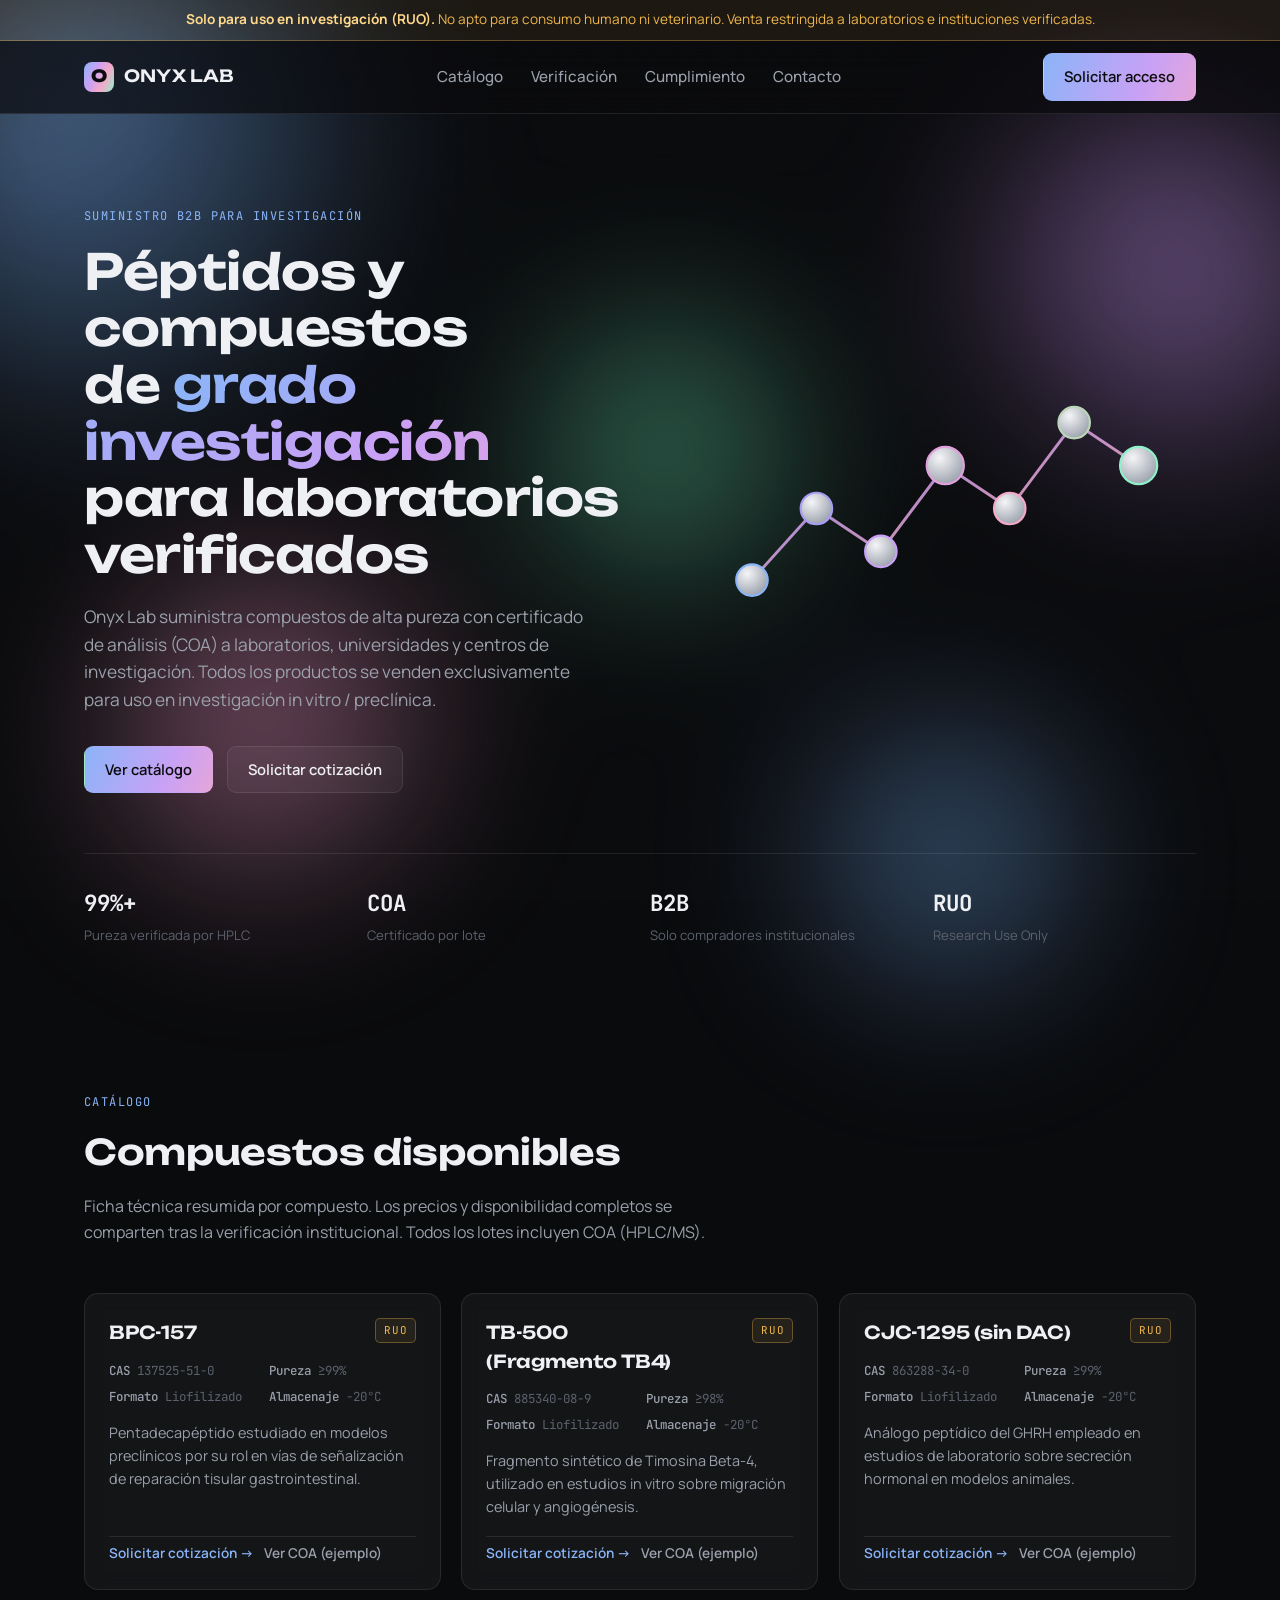
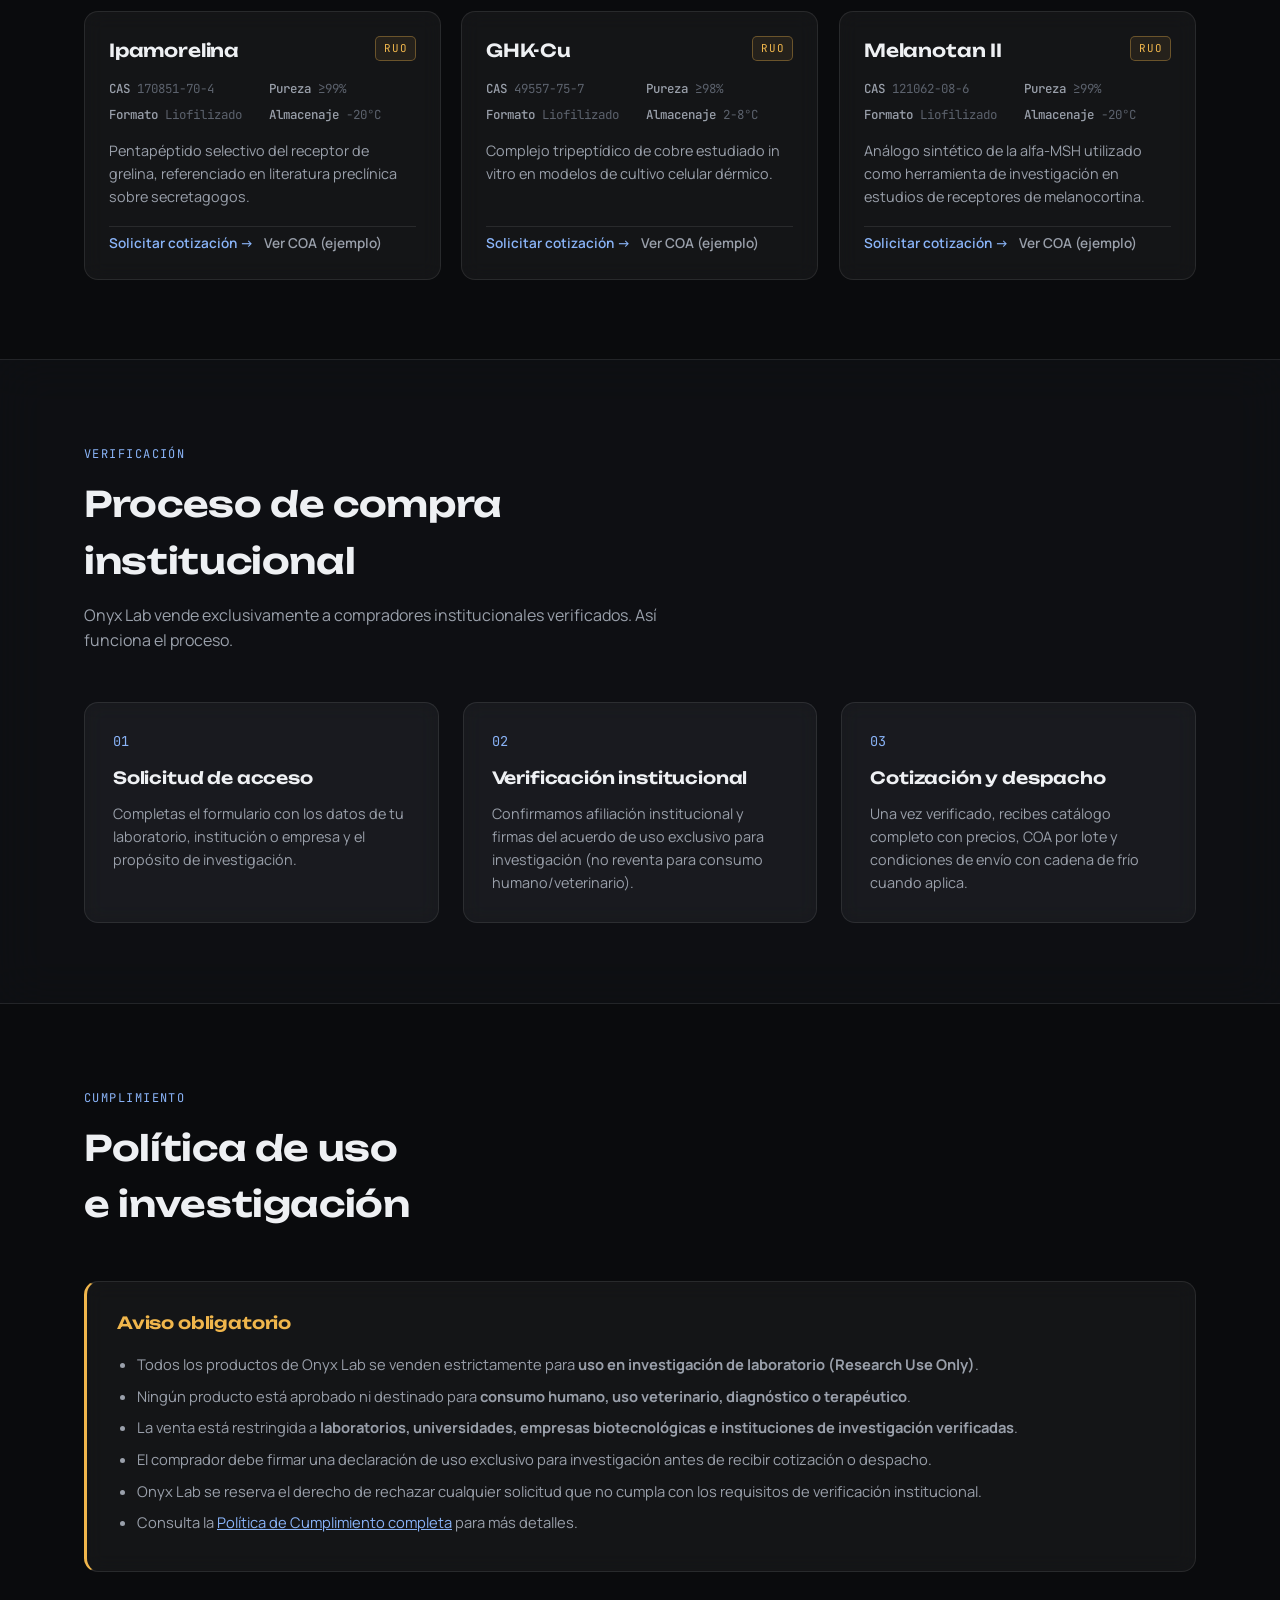
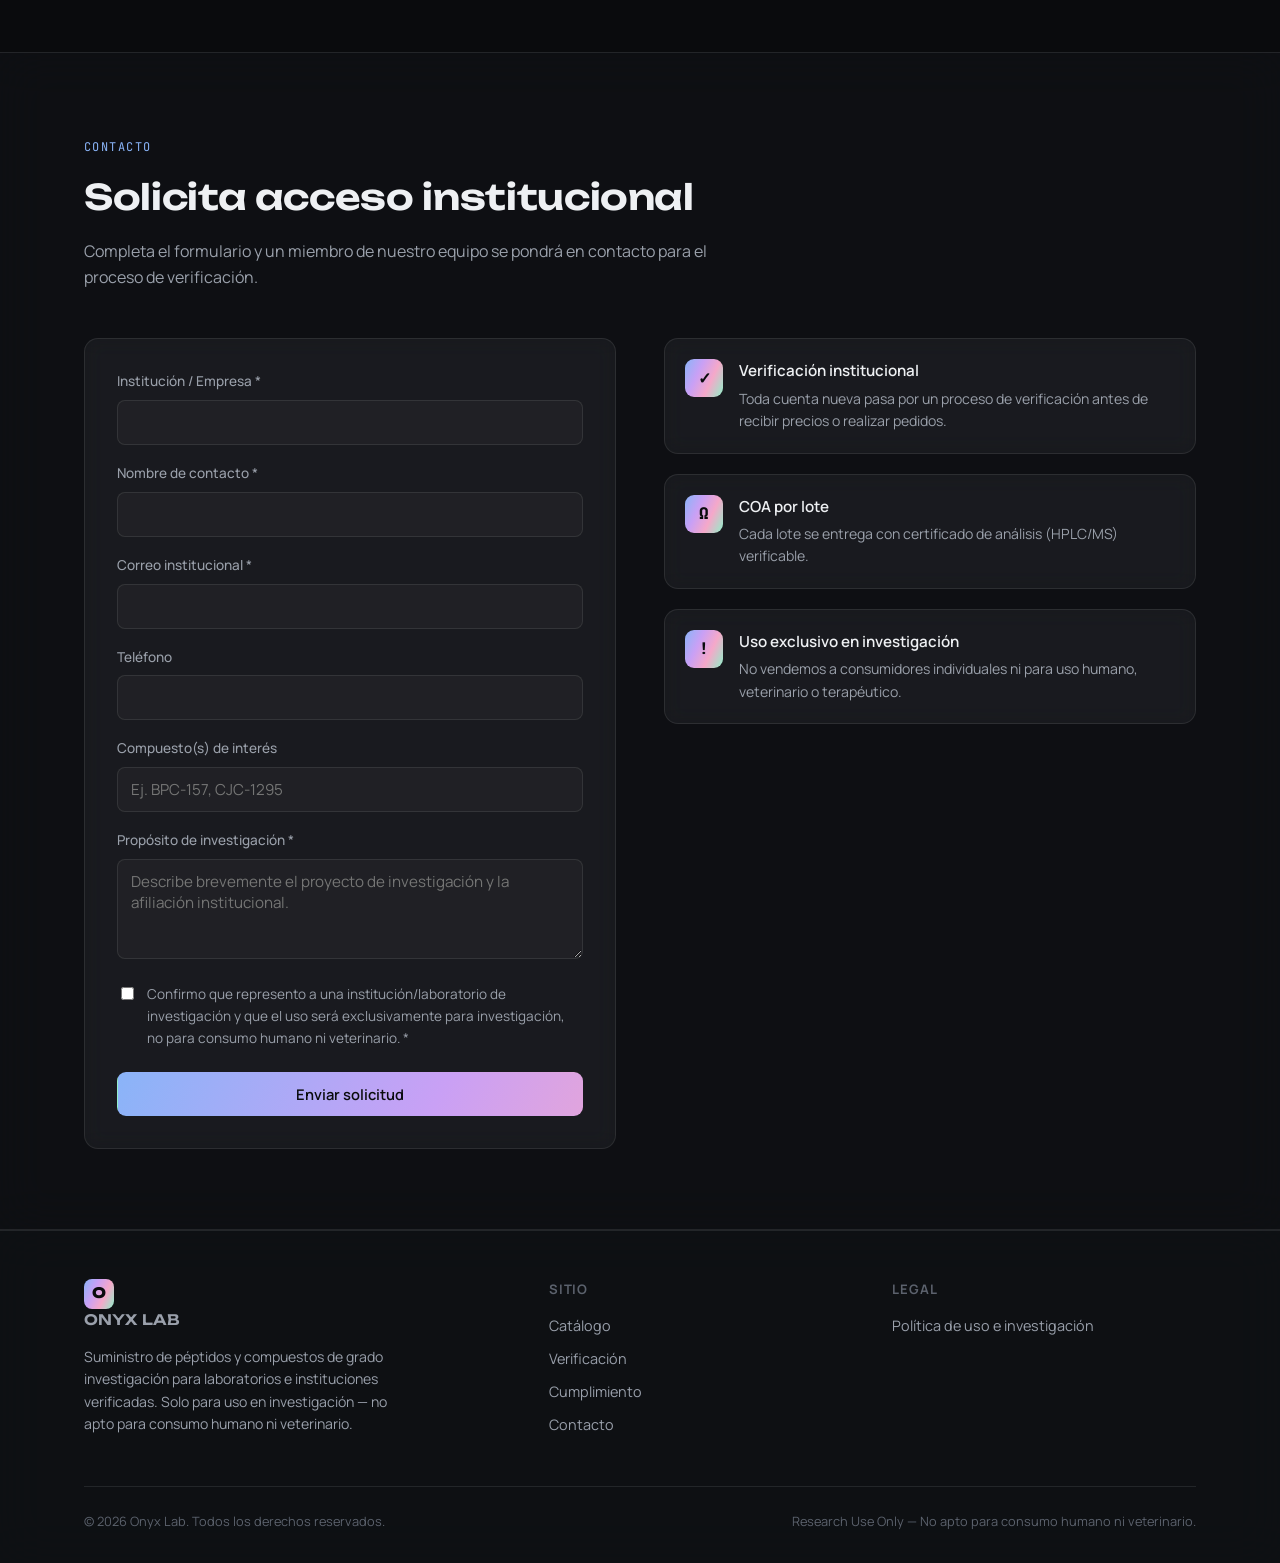
<file: index.html>
<!doctype html>
<html lang="es" dir="ltr">
<head>
  <meta charset="utf-8" />
  <meta name="viewport" content="width=device-width,initial-scale=1" />
  <title>Onyx Lab — Suministro de Péptidos y Compuestos para Investigación</title>
  <meta name="description" content="Onyx Lab suministra péptidos y compuestos de investigación de alta pureza a laboratorios e instituciones verificadas. Uso exclusivamente para investigación — no apto para consumo humano ni veterinario." />
  <meta name="robots" content="index, follow" />
  <link rel="canonical" href="https://onyxlab.example.com/" />
  <link rel="preconnect" href="https://fonts.googleapis.com" />
  <link rel="preconnect" href="https://fonts.gstatic.com" crossorigin />
  <link href="https://fonts.googleapis.com/css2?family=Unbounded:wght@400;600;800&family=Manrope:wght@400;500;600;700;800&family=JetBrains+Mono:wght@400;500;600&display=swap" rel="stylesheet">
  <link rel="stylesheet" href="styles.css" />
</head>
<body>

  <div class="compliance-strip">
    <strong>Solo para uso en investigación (RUO).</strong> No apto para consumo humano ni veterinario. Venta restringida a laboratorios e instituciones verificadas.
  </div>

  <div class="blob-field" aria-hidden="true">
    <div class="blob-wrap" data-depth="1.1"><div class="blob blob-a"></div></div>
    <div class="blob-wrap" data-depth="0.6"><div class="blob blob-b"></div></div>
    <div class="blob-wrap" data-depth="1.5"><div class="blob blob-c"></div></div>
    <div class="blob-wrap" data-depth="0.4"><div class="blob blob-d"></div></div>
    <div class="blob-wrap" data-depth="0.9"><div class="blob blob-e"></div></div>
  </div>
  <div class="cursor-glow" id="cursorGlow" aria-hidden="true"></div>

  <header class="site-header">
    <div class="wrap">
      <a href="/" class="logo"><span class="mark">O</span> ONYX LAB</a>
      <nav class="main-nav">
        <a href="#catalogo">Catálogo</a>
        <a href="#proceso">Verificación</a>
        <a href="#cumplimiento">Cumplimiento</a>
        <a href="#contacto">Contacto</a>
      </nav>
      <a href="#contacto" class="btn btn-primary">Solicitar acceso</a>
    </div>
  </header>

  <main>
    <section class="hero">
      <div class="wrap">
        <div class="hero-inner">
          <div>
            <span class="eyebrow">Suministro B2B para investigación</span>
            <h1>Péptidos y compuestos de <span class="iri-text">grado investigación</span> para laboratorios verificados</h1>
            <p class="lead">Onyx Lab suministra compuestos de alta pureza con certificado de análisis (COA) a laboratorios, universidades y centros de investigación. Todos los productos se venden exclusivamente para uso en investigación in vitro / preclínica.</p>
            <div class="hero-actions">
              <a href="#catalogo" class="btn btn-primary">Ver catálogo</a>
              <a href="#contacto" class="btn btn-ghost">Solicitar cotización</a>
            </div>
          </div>

          <div class="molecule-wrap" aria-hidden="true">
            <svg viewBox="0 0 340 260" xmlns="http://www.w3.org/2000/svg">
              <defs>
                <linearGradient id="chainGrad" x1="0" y1="0" x2="1" y2="1">
                  <stop offset="0%" stop-color="#8ab4f8"/>
                  <stop offset="35%" stop-color="#c9a0f5"/>
                  <stop offset="65%" stop-color="#f5a8c9"/>
                  <stop offset="100%" stop-color="#8ff0c9"/>
                </linearGradient>
                <radialGradient id="nodeGrad" cx="35%" cy="30%" r="75%">
                  <stop offset="0%" stop-color="#f4f5f7"/>
                  <stop offset="100%" stop-color="#9aa0ab"/>
                </radialGradient>
              </defs>
              <polyline points="30,190 75,140 120,170 165,110 210,140 255,80 300,110"
                fill="none" stroke="url(#chainGrad)" stroke-width="2" stroke-linecap="round" opacity="0.85"/>
              <g class="mol-node" style="animation-delay:0s">
                <circle cx="30" cy="190" r="11" fill="url(#nodeGrad)" stroke="#8ab4f8" stroke-width="1.5"/>
                <text x="30" y="212" text-anchor="middle">Gly</text>
              </g>
              <g class="mol-node" style="animation-delay:.3s">
                <circle cx="75" cy="140" r="11" fill="url(#nodeGrad)" stroke="#a89cf3" stroke-width="1.5"/>
                <text x="75" y="162" text-anchor="middle">Glu</text>
              </g>
              <g class="mol-node" style="animation-delay:.6s">
                <circle cx="120" cy="170" r="11" fill="url(#nodeGrad)" stroke="#c9a0f5" stroke-width="1.5"/>
                <text x="120" y="192" text-anchor="middle">Pro</text>
              </g>
              <g class="mol-node" style="animation-delay:.9s">
                <circle cx="165" cy="110" r="13" fill="url(#nodeGrad)" stroke="#e0a0dc" stroke-width="1.5"/>
                <text x="165" y="132" text-anchor="middle">Pro</text>
              </g>
              <g class="mol-node" style="animation-delay:1.2s">
                <circle cx="210" cy="140" r="11" fill="url(#nodeGrad)" stroke="#f5a8c9" stroke-width="1.5"/>
                <text x="210" y="162" text-anchor="middle">Pro</text>
              </g>
              <g class="mol-node" style="animation-delay:1.5s">
                <circle cx="255" cy="80" r="11" fill="url(#nodeGrad)" stroke="#bcd6b8" stroke-width="1.5"/>
                <text x="255" y="102" text-anchor="middle">Gly</text>
              </g>
              <g class="mol-node" style="animation-delay:1.8s">
                <circle cx="300" cy="110" r="13" fill="url(#nodeGrad)" stroke="#8ff0c9" stroke-width="1.5"/>
                <text x="300" y="132" text-anchor="middle">Lys</text>
              </g>
            </svg>
          </div>
        </div>

        <div class="stat-row">
          <div class="stat"><b>99%+</b><span>Pureza verificada por HPLC</span></div>
          <div class="stat"><b>COA</b><span>Certificado por lote</span></div>
          <div class="stat"><b>B2B</b><span>Solo compradores institucionales</span></div>
          <div class="stat"><b>RUO</b><span>Research Use Only</span></div>
        </div>
      </div>
    </section>

    <section id="catalogo">
      <div class="wrap">
        <div class="section-head reveal">
          <span class="eyebrow">Catálogo</span>
          <h2>Compuestos disponibles</h2>
          <p>Ficha técnica resumida por compuesto. Los precios y disponibilidad completos se comparten tras la verificación institucional. Todos los lotes incluyen COA (HPLC/MS).</p>
        </div>

        <div class="catalog-grid">

          <article class="compound-card reveal">
            <div class="cc-top">
              <h3>BPC-157</h3>
              <span class="tag-ruo">RUO</span>
            </div>
            <div class="cc-meta">
              <span><b>CAS</b> 137525-51-0</span>
              <span><b>Pureza</b> ≥99%</span>
              <span><b>Formato</b> Liofilizado</span>
              <span><b>Almacenaje</b> -20°C</span>
            </div>
            <p class="desc">Pentadecapéptido estudiado en modelos preclínicos por su rol en vías de señalización de reparación tisular gastrointestinal.</p>
            <div class="cc-actions">
              <a href="#contacto">Solicitar cotización →</a>
              <a href="#" class="coa">Ver COA (ejemplo)</a>
            </div>
          </article>

          <article class="compound-card reveal">
            <div class="cc-top">
              <h3>TB-500 (Fragmento TB4)</h3>
              <span class="tag-ruo">RUO</span>
            </div>
            <div class="cc-meta">
              <span><b>CAS</b> 885340-08-9</span>
              <span><b>Pureza</b> ≥98%</span>
              <span><b>Formato</b> Liofilizado</span>
              <span><b>Almacenaje</b> -20°C</span>
            </div>
            <p class="desc">Fragmento sintético de Timosina Beta-4, utilizado en estudios in vitro sobre migración celular y angiogénesis.</p>
            <div class="cc-actions">
              <a href="#contacto">Solicitar cotización →</a>
              <a href="#" class="coa">Ver COA (ejemplo)</a>
            </div>
          </article>

          <article class="compound-card reveal">
            <div class="cc-top">
              <h3>CJC-1295 (sin DAC)</h3>
              <span class="tag-ruo">RUO</span>
            </div>
            <div class="cc-meta">
              <span><b>CAS</b> 863288-34-0</span>
              <span><b>Pureza</b> ≥99%</span>
              <span><b>Formato</b> Liofilizado</span>
              <span><b>Almacenaje</b> -20°C</span>
            </div>
            <p class="desc">Análogo peptídico del GHRH empleado en estudios de laboratorio sobre secreción hormonal en modelos animales.</p>
            <div class="cc-actions">
              <a href="#contacto">Solicitar cotización →</a>
              <a href="#" class="coa">Ver COA (ejemplo)</a>
            </div>
          </article>

          <article class="compound-card reveal">
            <div class="cc-top">
              <h3>Ipamorelina</h3>
              <span class="tag-ruo">RUO</span>
            </div>
            <div class="cc-meta">
              <span><b>CAS</b> 170851-70-4</span>
              <span><b>Pureza</b> ≥99%</span>
              <span><b>Formato</b> Liofilizado</span>
              <span><b>Almacenaje</b> -20°C</span>
            </div>
            <p class="desc">Pentapéptido selectivo del receptor de grelina, referenciado en literatura preclínica sobre secretagogos.</p>
            <div class="cc-actions">
              <a href="#contacto">Solicitar cotización →</a>
              <a href="#" class="coa">Ver COA (ejemplo)</a>
            </div>
          </article>

          <article class="compound-card reveal">
            <div class="cc-top">
              <h3>GHK-Cu</h3>
              <span class="tag-ruo">RUO</span>
            </div>
            <div class="cc-meta">
              <span><b>CAS</b> 49557-75-7</span>
              <span><b>Pureza</b> ≥98%</span>
              <span><b>Formato</b> Liofilizado</span>
              <span><b>Almacenaje</b> 2-8°C</span>
            </div>
            <p class="desc">Complejo tripeptídico de cobre estudiado in vitro en modelos de cultivo celular dérmico.</p>
            <div class="cc-actions">
              <a href="#contacto">Solicitar cotización →</a>
              <a href="#" class="coa">Ver COA (ejemplo)</a>
            </div>
          </article>

          <article class="compound-card reveal">
            <div class="cc-top">
              <h3>Melanotan II</h3>
              <span class="tag-ruo">RUO</span>
            </div>
            <div class="cc-meta">
              <span><b>CAS</b> 121062-08-6</span>
              <span><b>Pureza</b> ≥99%</span>
              <span><b>Formato</b> Liofilizado</span>
              <span><b>Almacenaje</b> -20°C</span>
            </div>
            <p class="desc">Análogo sintético de la alfa-MSH utilizado como herramienta de investigación en estudios de receptores de melanocortina.</p>
            <div class="cc-actions">
              <a href="#contacto">Solicitar cotización →</a>
              <a href="#" class="coa">Ver COA (ejemplo)</a>
            </div>
          </article>

        </div>
      </div>
    </section>

    <section id="proceso" class="section-alt">
      <div class="wrap">
        <div class="section-head reveal">
          <span class="eyebrow">Verificación</span>
          <h2>Proceso de compra institucional</h2>
          <p>Onyx Lab vende exclusivamente a compradores institucionales verificados. Así funciona el proceso.</p>
        </div>
        <div class="steps">
          <div class="step reveal">
            <div class="num">01</div>
            <h3>Solicitud de acceso</h3>
            <p>Completas el formulario con los datos de tu laboratorio, institución o empresa y el propósito de investigación.</p>
          </div>
          <div class="step reveal">
            <div class="num">02</div>
            <h3>Verificación institucional</h3>
            <p>Confirmamos afiliación institucional y firmas del acuerdo de uso exclusivo para investigación (no reventa para consumo humano/veterinario).</p>
          </div>
          <div class="step reveal">
            <div class="num">03</div>
            <h3>Cotización y despacho</h3>
            <p>Una vez verificado, recibes catálogo completo con precios, COA por lote y condiciones de envío con cadena de frío cuando aplica.</p>
          </div>
        </div>
      </div>
    </section>

    <section id="cumplimiento">
      <div class="wrap">
        <div class="section-head reveal">
          <span class="eyebrow">Cumplimiento</span>
          <h2>Política de uso e investigación</h2>
        </div>
        <div class="compliance-box reveal">
          <h3>Aviso obligatorio</h3>
          <ul>
            <li>Todos los productos de Onyx Lab se venden estrictamente para <strong>uso en investigación de laboratorio (Research Use Only)</strong>.</li>
            <li>Ningún producto está aprobado ni destinado para <strong>consumo humano, uso veterinario, diagnóstico o terapéutico</strong>.</li>
            <li>La venta está restringida a <strong>laboratorios, universidades, empresas biotecnológicas e instituciones de investigación verificadas</strong>.</li>
            <li>El comprador debe firmar una declaración de uso exclusivo para investigación antes de recibir cotización o despacho.</li>
            <li>Onyx Lab se reserva el derecho de rechazar cualquier solicitud que no cumpla con los requisitos de verificación institucional.</li>
            <li>Consulta la <a href="compliance.html" style="color:var(--iri-1)">Política de Cumplimiento completa</a> para más detalles.</li>
          </ul>
        </div>
      </div>
    </section>

    <section id="contacto" class="section-alt">
      <div class="wrap">
        <div class="section-head reveal">
          <span class="eyebrow">Contacto</span>
          <h2>Solicita acceso institucional</h2>
          <p>Completa el formulario y un miembro de nuestro equipo se pondrá en contacto para el proceso de verificación.</p>
        </div>

        <div class="contact-grid">
          <form class="form-panel reveal" name="acceso-institucional" method="POST" data-netlify="true" netlify-honeypot="empresa-web" action="/thanks.html">
            <input type="hidden" name="form-name" value="acceso-institucional" />
            <p style="display:none">
              <label>No llenar: <input name="empresa-web" /></label>
            </p>

            <div class="field">
              <label for="institucion">Institución / Empresa *</label>
              <input id="institucion" name="institucion" type="text" required />
            </div>
            <div class="field">
              <label for="nombre">Nombre de contacto *</label>
              <input id="nombre" name="nombre" type="text" required />
            </div>
            <div class="field">
              <label for="email">Correo institucional *</label>
              <input id="email" name="email" type="email" required />
            </div>
            <div class="field">
              <label for="telefono">Teléfono</label>
              <input id="telefono" name="telefono" type="tel" />
            </div>
            <div class="field">
              <label for="compuestos">Compuesto(s) de interés</label>
              <input id="compuestos" name="compuestos" type="text" placeholder="Ej. BPC-157, CJC-1295" />
            </div>
            <div class="field">
              <label for="proposito">Propósito de investigación *</label>
              <textarea id="proposito" name="proposito" required placeholder="Describe brevemente el proyecto de investigación y la afiliación institucional."></textarea>
            </div>
            <div class="checkbox-field">
              <input type="checkbox" id="attest" name="attest" required />
              <label for="attest">Confirmo que represento a una institución/laboratorio de investigación y que el uso será exclusivamente para investigación, no para consumo humano ni veterinario. *</label>
            </div>
            <button type="submit" class="btn btn-primary" style="width:100%">Enviar solicitud</button>
          </form>

          <div class="info-list reveal">
            <div class="info-item">
              <div class="ii-icon">✓</div>
              <div><h4>Verificación institucional</h4><p>Toda cuenta nueva pasa por un proceso de verificación antes de recibir precios o realizar pedidos.</p></div>
            </div>
            <div class="info-item">
              <div class="ii-icon">Ω</div>
              <div><h4>COA por lote</h4><p>Cada lote se entrega con certificado de análisis (HPLC/MS) verificable.</p></div>
            </div>
            <div class="info-item">
              <div class="ii-icon">!</div>
              <div><h4>Uso exclusivo en investigación</h4><p>No vendemos a consumidores individuales ni para uso humano, veterinario o terapéutico.</p></div>
            </div>
          </div>
        </div>
      </div>
    </section>
  </main>

  <footer>
    <div class="wrap">
      <div class="footer-grid">
        <div class="footer-col">
          <a href="/" class="logo" style="margin-bottom:14px"><span class="mark">O</span> ONYX LAB</a>
          <p>Suministro de péptidos y compuestos de grado investigación para laboratorios e instituciones verificadas. Solo para uso en investigación — no apto para consumo humano ni veterinario.</p>
        </div>
        <div class="footer-col">
          <h4>Sitio</h4>
          <a href="#catalogo">Catálogo</a>
          <a href="#proceso">Verificación</a>
          <a href="compliance.html">Cumplimiento</a>
          <a href="#contacto">Contacto</a>
        </div>
        <div class="footer-col">
          <h4>Legal</h4>
          <a href="compliance.html">Política de uso e investigación</a>
        </div>
      </div>
      <div class="footer-legal">
        <span>© <span id="year"></span> Onyx Lab. Todos los derechos reservados.</span>
        <span>Research Use Only — No apto para consumo humano ni veterinario.</span>
      </div>
    </div>
  </footer>

  <script src="app.js"></script>
</body>
</html>
</file>
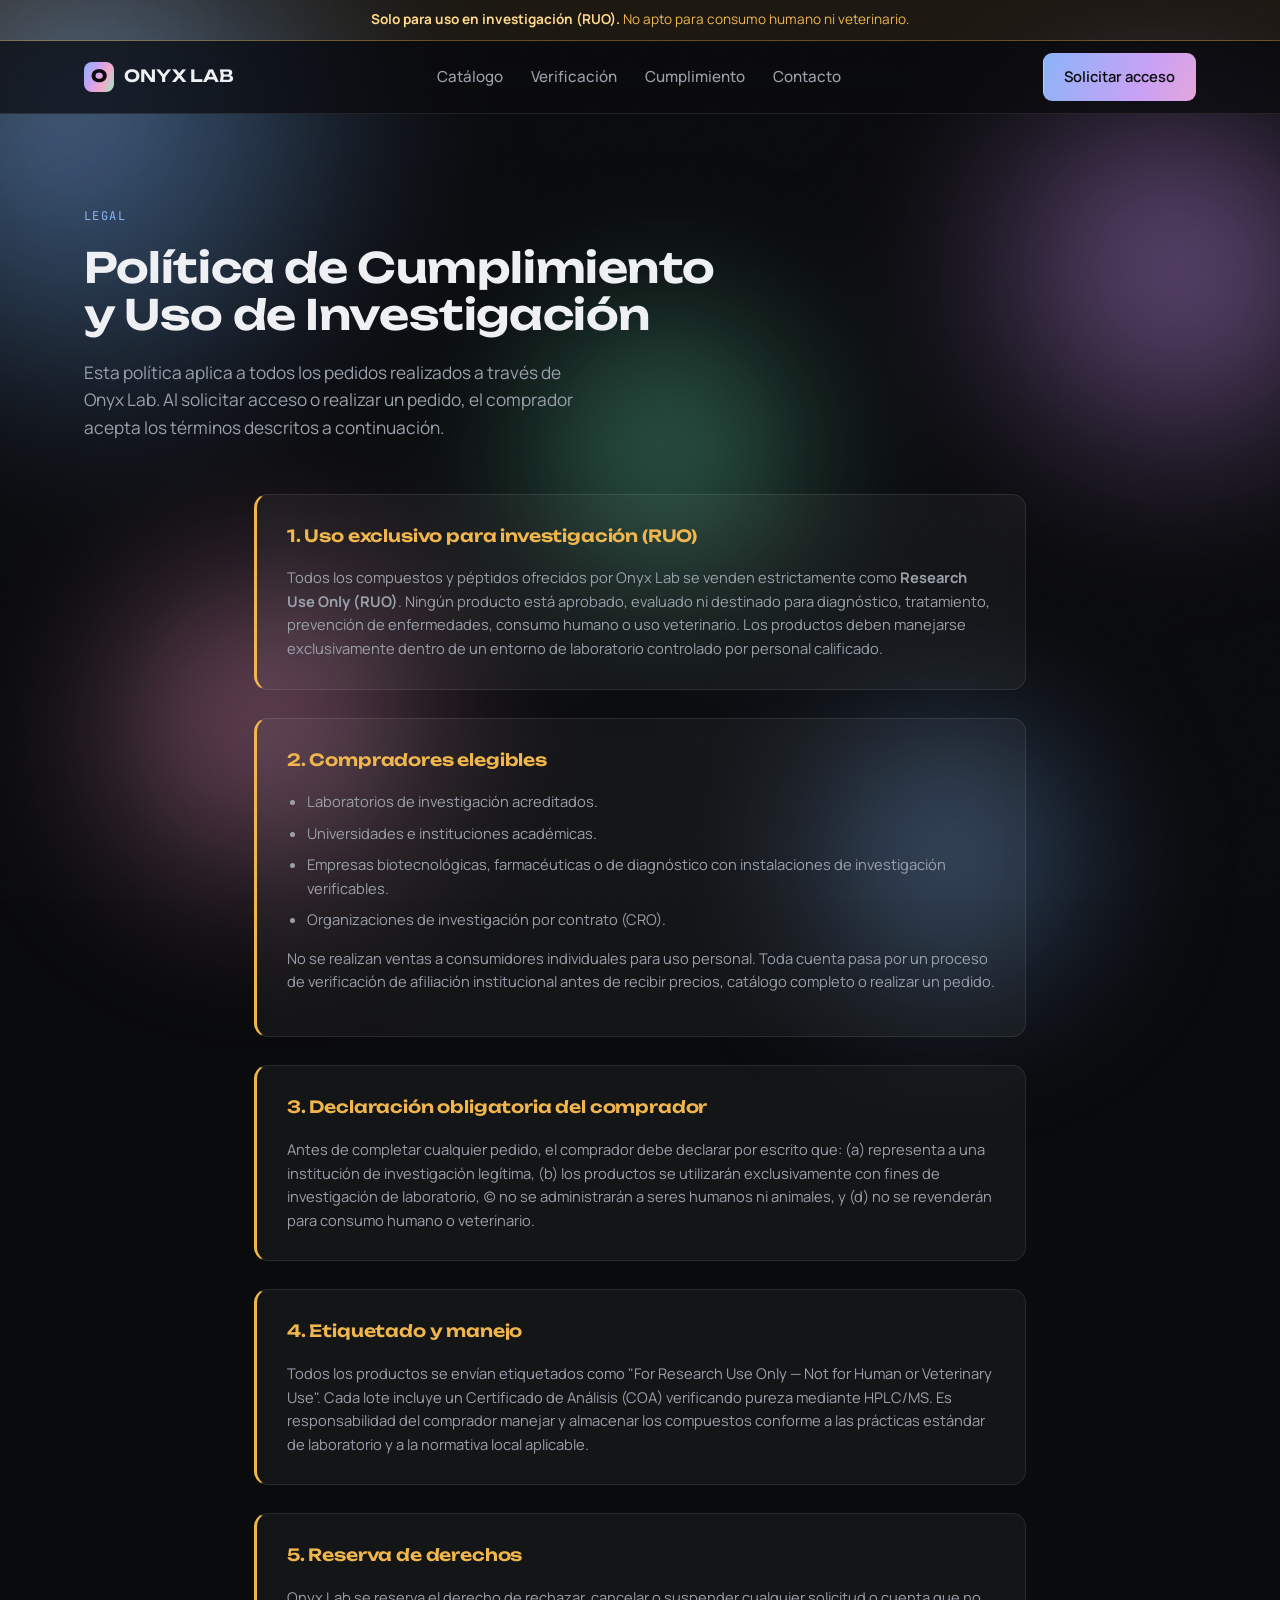
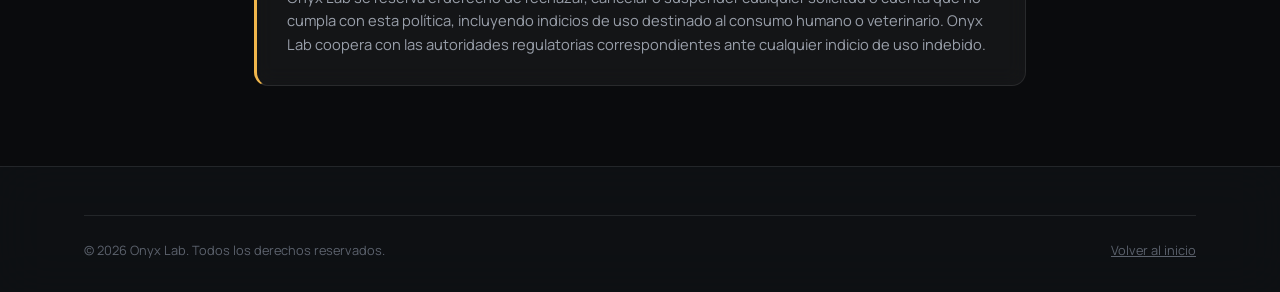
<file: compliance.html>
<!doctype html>
<html lang="es" dir="ltr">
<head>
  <meta charset="utf-8" />
  <meta name="viewport" content="width=device-width,initial-scale=1" />
  <title>Política de Cumplimiento — Onyx Lab</title>
  <meta name="description" content="Política de cumplimiento y uso de investigación de Onyx Lab: venta restringida a laboratorios e instituciones verificadas, uso exclusivo para investigación." />
  <meta name="robots" content="index, follow" />
  <link rel="preconnect" href="https://fonts.googleapis.com" />
  <link rel="preconnect" href="https://fonts.gstatic.com" crossorigin />
  <link href="https://fonts.googleapis.com/css2?family=Unbounded:wght@400;600;800&family=Manrope:wght@400;500;600;700;800&family=JetBrains+Mono:wght@400;500;600&display=swap" rel="stylesheet">
  <link rel="stylesheet" href="styles.css" />
</head>
<body>

  <div class="compliance-strip">
    <strong>Solo para uso en investigación (RUO).</strong> No apto para consumo humano ni veterinario.
  </div>

  <div class="blob-field" aria-hidden="true">
    <div class="blob-wrap" data-depth="1.1"><div class="blob blob-a"></div></div>
    <div class="blob-wrap" data-depth="0.6"><div class="blob blob-b"></div></div>
    <div class="blob-wrap" data-depth="1.5"><div class="blob blob-c"></div></div>
    <div class="blob-wrap" data-depth="0.4"><div class="blob blob-d"></div></div>
    <div class="blob-wrap" data-depth="0.9"><div class="blob blob-e"></div></div>
  </div>
  <div class="cursor-glow" id="cursorGlow" aria-hidden="true"></div>

  <header class="site-header">
    <div class="wrap">
      <a href="/" class="logo"><span class="mark">O</span> ONYX LAB</a>
      <nav class="main-nav">
        <a href="/#catalogo">Catálogo</a>
        <a href="/#proceso">Verificación</a>
        <a href="compliance.html">Cumplimiento</a>
        <a href="/#contacto">Contacto</a>
      </nav>
      <a href="/#contacto" class="btn btn-primary">Solicitar acceso</a>
    </div>
  </header>

  <main>
    <section class="hero" style="padding-bottom: 20px;">
      <div class="wrap">
        <span class="eyebrow">Legal</span>
        <h1 style="font-size: clamp(1.9rem, 3.5vw, 2.6rem);">Política de Cumplimiento y Uso de Investigación</h1>
        <p class="lead">Esta política aplica a todos los pedidos realizados a través de Onyx Lab. Al solicitar acceso o realizar un pedido, el comprador acepta los términos descritos a continuación.</p>
      </div>
    </section>

    <section style="padding-top:0">
      <div class="wrap" style="max-width: 820px;">

        <div class="compliance-box" style="margin-bottom: 28px;">
          <h3>1. Uso exclusivo para investigación (RUO)</h3>
          <p style="color:var(--text-dim); font-size:0.92rem; margin:0;">Todos los compuestos y péptidos ofrecidos por Onyx Lab se venden estrictamente como <strong>Research Use Only (RUO)</strong>. Ningún producto está aprobado, evaluado ni destinado para diagnóstico, tratamiento, prevención de enfermedades, consumo humano o uso veterinario. Los productos deben manejarse exclusivamente dentro de un entorno de laboratorio controlado por personal calificado.</p>
        </div>

        <div class="compliance-box" style="margin-bottom: 28px;">
          <h3>2. Compradores elegibles</h3>
          <ul>
            <li>Laboratorios de investigación acreditados.</li>
            <li>Universidades e instituciones académicas.</li>
            <li>Empresas biotecnológicas, farmacéuticas o de diagnóstico con instalaciones de investigación verificables.</li>
            <li>Organizaciones de investigación por contrato (CRO).</li>
          </ul>
          <p style="color:var(--text-dim); font-size:0.92rem;">No se realizan ventas a consumidores individuales para uso personal. Toda cuenta pasa por un proceso de verificación de afiliación institucional antes de recibir precios, catálogo completo o realizar un pedido.</p>
        </div>

        <div class="compliance-box" style="margin-bottom: 28px;">
          <h3>3. Declaración obligatoria del comprador</h3>
          <p style="color:var(--text-dim); font-size:0.92rem; margin:0;">Antes de completar cualquier pedido, el comprador debe declarar por escrito que: (a) representa a una institución de investigación legítima, (b) los productos se utilizarán exclusivamente con fines de investigación de laboratorio, (c) no se administrarán a seres humanos ni animales, y (d) no se revenderán para consumo humano o veterinario.</p>
        </div>

        <div class="compliance-box" style="margin-bottom: 28px;">
          <h3>4. Etiquetado y manejo</h3>
          <p style="color:var(--text-dim); font-size:0.92rem; margin:0;">Todos los productos se envían etiquetados como "For Research Use Only — Not for Human or Veterinary Use". Cada lote incluye un Certificado de Análisis (COA) verificando pureza mediante HPLC/MS. Es responsabilidad del comprador manejar y almacenar los compuestos conforme a las prácticas estándar de laboratorio y a la normativa local aplicable.</p>
        </div>

        <div class="compliance-box">
          <h3>5. Reserva de derechos</h3>
          <p style="color:var(--text-dim); font-size:0.92rem; margin:0;">Onyx Lab se reserva el derecho de rechazar, cancelar o suspender cualquier solicitud o cuenta que no cumpla con esta política, incluyendo indicios de uso destinado al consumo humano o veterinario. Onyx Lab coopera con las autoridades regulatorias correspondientes ante cualquier indicio de uso indebido.</p>
        </div>

      </div>
    </section>
  </main>

  <footer>
    <div class="wrap">
      <div class="footer-legal">
        <span>© <span id="year"></span> Onyx Lab. Todos los derechos reservados.</span>
        <a href="/">Volver al inicio</a>
      </div>
    </div>
  </footer>

  <script src="app.js"></script>
</body>
</html>
</file>
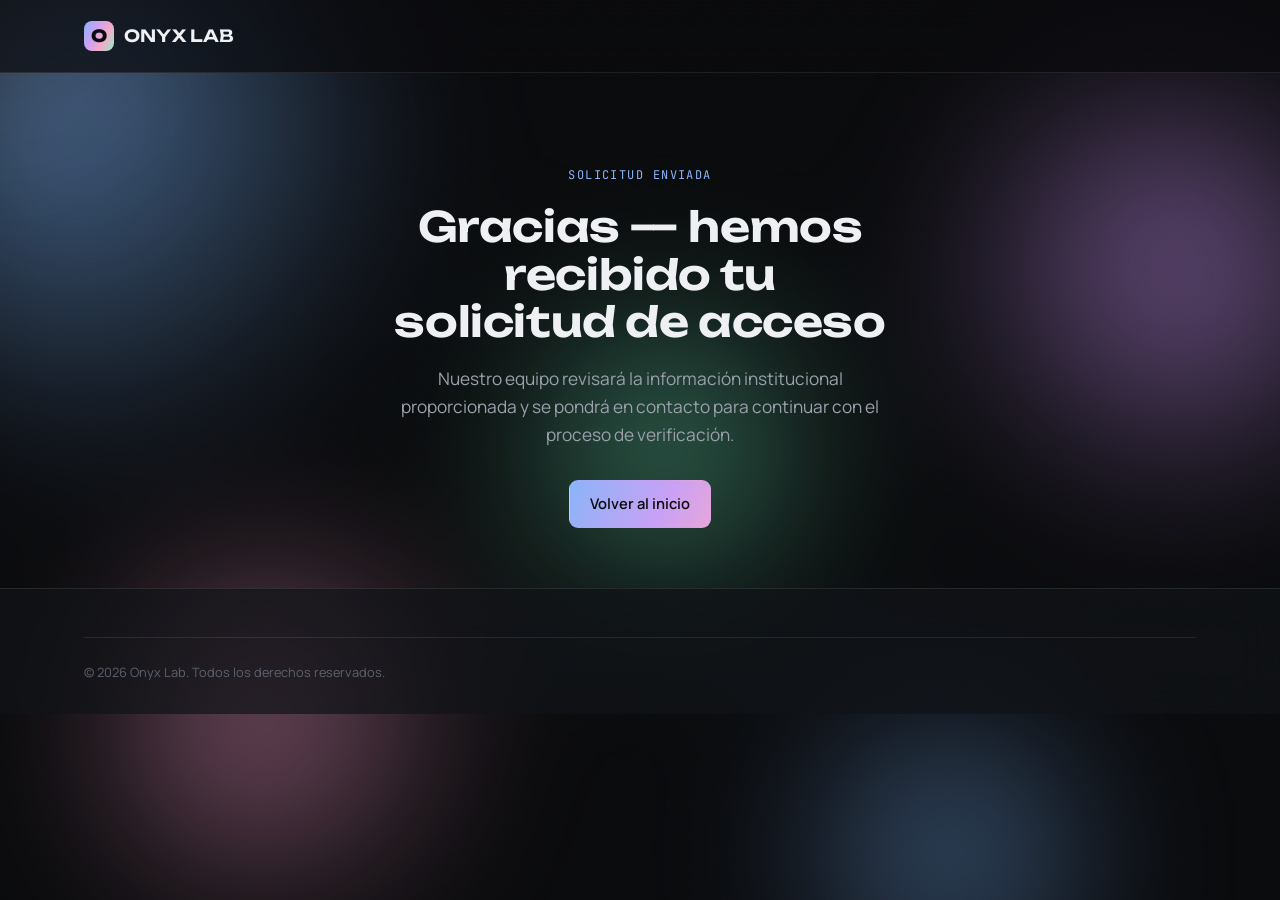
<file: thanks.html>
<!doctype html>
<html lang="es" dir="ltr">
<head>
  <meta charset="utf-8" />
  <meta name="viewport" content="width=device-width,initial-scale=1" />
  <title>Solicitud recibida — Onyx Lab</title>
  <meta name="robots" content="noindex, nofollow" />
  <link rel="preconnect" href="https://fonts.googleapis.com" />
  <link rel="preconnect" href="https://fonts.gstatic.com" crossorigin />
  <link href="https://fonts.googleapis.com/css2?family=Unbounded:wght@400;600;800&family=Manrope:wght@400;500;600;700;800&family=JetBrains+Mono:wght@400;500;600&display=swap" rel="stylesheet">
  <link rel="stylesheet" href="styles.css" />
</head>
<body>
  <div class="blob-field" aria-hidden="true">
    <div class="blob-wrap" data-depth="1.1"><div class="blob blob-a"></div></div>
    <div class="blob-wrap" data-depth="0.6"><div class="blob blob-b"></div></div>
    <div class="blob-wrap" data-depth="1.5"><div class="blob blob-c"></div></div>
    <div class="blob-wrap" data-depth="0.4"><div class="blob blob-d"></div></div>
    <div class="blob-wrap" data-depth="0.9"><div class="blob blob-e"></div></div>
  </div>
  <div class="cursor-glow" id="cursorGlow" aria-hidden="true"></div>

  <header class="site-header">
    <div class="wrap">
      <a href="/" class="logo"><span class="mark">O</span> ONYX LAB</a>
    </div>
  </header>

  <main>
    <section class="hero center">
      <div class="wrap" style="max-width:600px;">
        <span class="eyebrow">Solicitud enviada</span>
        <h1 style="font-size: clamp(1.9rem, 3.5vw, 2.6rem);">Gracias — hemos recibido tu solicitud de acceso</h1>
        <p class="lead" style="margin-left:auto;margin-right:auto;">Nuestro equipo revisará la información institucional proporcionada y se pondrá en contacto para continuar con el proceso de verificación.</p>
        <div class="hero-actions center" style="justify-content:center;">
          <a href="/" class="btn btn-primary">Volver al inicio</a>
        </div>
      </div>
    </section>
  </main>

  <footer>
    <div class="wrap">
      <div class="footer-legal">
        <span>© <span id="year"></span> Onyx Lab. Todos los derechos reservados.</span>
      </div>
    </div>
  </footer>

  <script src="app.js"></script>
</body>
</html>
</file>
<file: styles.css>
/* Onyx Lab — premium iridescent theme */

:root {
  --bg: #0a0b0d;
  --bg-soft: #111318;
  --panel: rgba(255, 255, 255, 0.045);
  --border: rgba(255, 255, 255, 0.09);
  --border-strong: rgba(255, 255, 255, 0.18);
  --text: #eef0f3;
  --text-dim: #9aa0ab;
  --text-faint: #5c626d;

  --iri-1: #8ab4f8;
  --iri-2: #c9a0f5;
  --iri-3: #f5a8c9;
  --iri-4: #8ff0c9;
  --iri-grad: linear-gradient(115deg, var(--iri-1) 0%, var(--iri-2) 35%, var(--iri-3) 65%, var(--iri-4) 100%);

  --warn: #f0b64c;
  --warn-bg: rgba(240, 182, 76, 0.08);
  --warn-border: rgba(240, 182, 76, 0.35);

  --font-display: 'Unbounded', sans-serif;
  --font-body: 'Manrope', -apple-system, BlinkMacSystemFont, 'Segoe UI', sans-serif;
  --font-mono: 'JetBrains Mono', 'SFMono-Regular', Consolas, monospace;

  --radius: 14px;
  --max-w: 1160px;
}

* { box-sizing: border-box; }
html { scroll-behavior: smooth; }

body {
  margin: 0;
  background: var(--bg);
  color: var(--text);
  font-family: var(--font-body);
  line-height: 1.6;
  -webkit-font-smoothing: antialiased;
  position: relative;
}

/* subtle grain overlay for texture */
body::after {
  content: '';
  position: fixed;
  inset: 0;
  z-index: 999;
  pointer-events: none;
  opacity: 0.03;
  mix-blend-mode: overlay;
  background-image: url("data:image/svg+xml;utf8,<svg xmlns='http://www.w3.org/2000/svg' width='120' height='120'><filter id='n'><feTurbulence type='fractalNoise' baseFrequency='0.9' numOctaves='2' stitchTiles='stitch'/></filter><rect width='100%25' height='100%25' filter='url(%23n)'/></svg>");
}

a { color: inherit; }
h1, h2, h3 { font-family: var(--font-display); letter-spacing: -0.01em; text-wrap: balance; }

.wrap {
  max-width: var(--max-w);
  margin: 0 auto;
  padding: 0 24px;
  position: relative;
  z-index: 1;
}

.iri-text {
  background: var(--iri-grad);
  background-size: 240% 100%;
  -webkit-background-clip: text;
  background-clip: text;
  color: transparent;
  animation: shimmer 10s ease infinite;
}
@keyframes shimmer {
  0%, 100% { background-position: 0% 50%; }
  50% { background-position: 100% 50%; }
}

/* Compliance strip */
.compliance-strip {
  background: var(--warn-bg);
  border-bottom: 1px solid var(--warn-border);
  color: var(--warn);
  font-size: 0.85rem;
  text-align: center;
  padding: 9px 16px;
  position: relative;
  z-index: 2;
}
.compliance-strip strong { color: #ffd88a; }

/* Header */
.site-header {
  position: sticky;
  top: 0;
  z-index: 50;
  background: rgba(10, 11, 13, 0.72);
  backdrop-filter: blur(16px) saturate(1.2);
  border-bottom: 1px solid var(--border);
}
.site-header .wrap {
  display: flex;
  align-items: center;
  justify-content: space-between;
  height: 72px;
  flex-wrap: wrap;
  gap: 10px;
}

.logo {
  display: flex;
  align-items: center;
  gap: 10px;
  font-family: var(--font-display);
  font-weight: 600;
  font-size: 1.05rem;
  letter-spacing: 0.01em;
  text-decoration: none;
  color: var(--text);
}
.logo .mark {
  width: 30px;
  height: 30px;
  border-radius: 8px;
  background: var(--iri-grad);
  display: grid;
  place-items: center;
  color: #0a0b0d;
  font-weight: 800;
  font-family: var(--font-display);
  animation: markPulse 4s ease-in-out infinite;
}
@keyframes markPulse { 0%, 100% { box-shadow: 0 0 0 rgba(201,160,245,0); } 50% { box-shadow: 0 0 14px rgba(201,160,245,0.6); } }
.ripple { position: absolute; border-radius: 50%; width: 8px; height: 8px; margin: -4px; background: rgba(255,255,255,0.6); transform: scale(0); animation: rippleAnim 0.6s ease-out; pointer-events: none; }
@keyframes rippleAnim { to { transform: scale(18); opacity: 0; } }

.main-nav { display: flex; align-items: center; gap: 28px; }
.main-nav a {
  text-decoration: none;
  color: var(--text-dim);
  font-size: 0.95rem;
  font-weight: 500;
  transition: color 0.15s;
}
.main-nav a:hover { color: var(--text); }

.btn {
  display: inline-flex;
  align-items: center;
  justify-content: center;
  gap: 8px;
  padding: 11px 20px;
  border-radius: 9px;
  font-weight: 600;
  font-size: 0.92rem;
  text-decoration: none;
  border: 1px solid transparent;
  cursor: pointer;
  font-family: var(--font-body);
  transition: transform 0.2s, filter 0.2s;
}
.btn-primary {
  background: var(--iri-grad);
  background-size: 200% 100%;
  color: #0a0b0d;
}
.btn-primary:hover { filter: brightness(1.08); transform: translateY(-1px); }
.btn-ghost {
  background: var(--panel);
  border-color: var(--border);
  color: var(--text);
  backdrop-filter: blur(6px);
}
.btn-ghost:hover { border-color: var(--border-strong); }

/* Fluid blob background — full page, fixed, mouse-reactive */
.blob-field {
  position: fixed;
  inset: 0;
  z-index: 0;
  pointer-events: none;
  filter: blur(80px) saturate(1.4);
  opacity: 0.55;
}
.blob-wrap {
  position: absolute;
  inset: 0;
  transition: transform 0.5s cubic-bezier(.2, .8, .2, 1);
}
.blob { position: absolute; border-radius: 50%; mix-blend-mode: screen; }
.blob-a {
  width: 42vw; height: 42vw; max-width: 560px; max-height: 560px;
  left: -8%; top: -6%;
  background: radial-gradient(circle at 30% 30%, var(--iri-1), transparent 70%);
  animation: morphA 15s ease-in-out infinite;
}
.blob-b {
  width: 34vw; height: 34vw; max-width: 460px; max-height: 460px;
  right: -6%; top: 10%;
  background: radial-gradient(circle at 60% 40%, var(--iri-2), transparent 70%);
  animation: morphB 18s ease-in-out infinite;
}
.blob-c {
  width: 28vw; height: 28vw; max-width: 380px; max-height: 380px;
  left: 38%; top: 30%;
  background: radial-gradient(circle at 50% 50%, var(--iri-4), transparent 70%);
  animation: morphC 13s ease-in-out infinite;
}
.blob-d {
  width: 30vw; height: 30vw; max-width: 400px; max-height: 400px;
  left: 8%; top: 62%;
  background: radial-gradient(circle at 40% 40%, var(--iri-3), transparent 70%);
  animation: morphD 19s ease-in-out infinite;
}
.blob-e {
  width: 26vw; height: 26vw; max-width: 340px; max-height: 340px;
  right: 14%; top: 78%;
  background: radial-gradient(circle at 55% 45%, var(--iri-1), transparent 70%);
  animation: morphE 16s ease-in-out infinite;
}
@keyframes morphA { 0%, 100% { transform: translate(0,0) scale(1); } 50% { transform: translate(4%,7%) scale(1.15); } }
@keyframes morphB { 0%, 100% { transform: translate(0,0) scale(1); } 50% { transform: translate(-5%,4%) scale(0.9); } }
@keyframes morphC { 0%, 100% { transform: translate(0,0) scale(1); } 50% { transform: translate(3%,-5%) scale(1.2); } }
@keyframes morphD { 0%, 100% { transform: translate(0,0) scale(1); } 50% { transform: translate(-3%,-6%) scale(1.12); } }
@keyframes morphE { 0%, 100% { transform: translate(0,0) scale(1); } 50% { transform: translate(5%,-3%) scale(0.88); } }

/* Cursor spotlight */
.cursor-glow {
  position: fixed; top: 0; left: 0; width: 460px; height: 460px; z-index: 2;
  border-radius: 50%; pointer-events: none;
  background: radial-gradient(circle, rgba(255,255,255,0.07), transparent 70%);
  mix-blend-mode: screen; filter: blur(4px);
  transform: translate(-50%, -50%);
  will-change: transform;
}

/* Hero */
.hero { padding: 88px 0 60px; position: relative; }
.hero-inner {
  position: relative; z-index: 1;
  display: grid;
  grid-template-columns: 1.1fr 0.9fr;
  gap: 30px;
  align-items: center;
}
.eyebrow {
  font-family: var(--font-mono);
  font-size: 0.75rem;
  letter-spacing: 0.12em;
  text-transform: uppercase;
  color: var(--iri-1);
  margin-bottom: 18px;
  display: inline-block;
}
.hero h1 {
  font-size: clamp(2.1rem, 4.3vw, 3.1rem);
  line-height: 1.14;
  margin: 0 0 20px;
  font-weight: 600;
}
.hero p.lead {
  color: var(--text-dim);
  font-size: 1.08rem;
  max-width: 500px;
  margin: 0 0 32px;
}
.hero-actions { display: flex; gap: 14px; flex-wrap: wrap; }
.hero-actions.center { justify-content: center; }

.stat-row {
  position: relative; z-index: 1;
  display: grid;
  grid-template-columns: repeat(4, 1fr);
  gap: 20px;
  margin-top: 60px;
  padding-top: 32px;
  border-top: 1px solid var(--border);
}
.stat-row .stat b { display: block; font-family: var(--font-mono); font-size: 1.4rem; color: var(--text); }
.stat-row .stat span { color: var(--text-faint); font-size: 0.82rem; }

/* Molecule graphic */
.molecule-wrap { position: relative; z-index: 1; }
.molecule-wrap svg { width: 100%; height: auto; overflow: visible; }
.mol-node { transform-box: fill-box; transform-origin: center; animation: floatNode 5s ease-in-out infinite; cursor: pointer; }
.mol-node circle { transition: filter 0.2s; }
.mol-node:hover circle { filter: drop-shadow(0 0 8px var(--iri-2)); }
.mol-node text {
  font-family: var(--font-mono);
  font-size: 9px;
  fill: var(--text-faint);
  opacity: 0;
  transition: opacity 0.2s;
}
.mol-node:hover text { opacity: 1; fill: var(--text); }
@keyframes floatNode { 0%, 100% { transform: translateY(0); } 50% { transform: translateY(-6px); } }

/* Sections */
section { padding: 80px 0; position: relative; z-index: 1; }
.section-head { max-width: 640px; margin: 0 0 48px; }
.section-head.center { margin-left: auto; margin-right: auto; text-align: center; }
.section-head .eyebrow { margin-bottom: 12px; }
.section-head h2 { font-size: clamp(1.7rem, 3vw, 2.2rem); margin: 0 0 14px; font-weight: 600; }
.section-head p { color: var(--text-dim); margin: 0; }

.section-alt { background: rgba(17,19,24,0.6); backdrop-filter: blur(24px); border-top: 1px solid var(--border); border-bottom: 1px solid var(--border); }

/* Catalog grid */
.catalog-grid {
  display: grid;
  grid-template-columns: repeat(auto-fill, minmax(280px, 1fr));
  gap: 20px;
}
.catalog-grid .compound-card:nth-child(1) { transition-delay: 0s; }
.catalog-grid .compound-card:nth-child(2) { transition-delay: .08s; }
.catalog-grid .compound-card:nth-child(3) { transition-delay: .16s; }
.catalog-grid .compound-card:nth-child(4) { transition-delay: .24s; }
.catalog-grid .compound-card:nth-child(5) { transition-delay: .32s; }
.catalog-grid .compound-card:nth-child(6) { transition-delay: .4s; }
.steps .step:nth-child(1) { transition-delay: 0s; }
.steps .step:nth-child(2) { transition-delay: .1s; }
.steps .step:nth-child(3) { transition-delay: .2s; }

.compound-card {
  position: relative;
  background: var(--panel);
  border: 1px solid var(--border);
  border-radius: var(--radius);
  padding: 24px;
  display: flex;
  flex-direction: column;
  gap: 14px;
  backdrop-filter: blur(10px);
  transition: transform 0.25s ease;
  will-change: transform;
}
.compound-card::before {
  content: '';
  position: absolute; inset: 0;
  border-radius: inherit;
  padding: 1px;
  background: var(--iri-grad);
  opacity: 0;
  transition: opacity 0.3s;
  -webkit-mask: linear-gradient(#000 0 0) content-box, linear-gradient(#000 0 0);
  -webkit-mask-composite: xor;
  mask-composite: exclude;
  pointer-events: none;
}
.compound-card:hover::before { opacity: 1; }
.compound-card .cc-top { display: flex; align-items: flex-start; justify-content: space-between; gap: 12px; }
.compound-card h3 { margin: 0; font-size: 1.12rem; font-weight: 600; }
.tag-ruo {
  font-family: var(--font-mono);
  font-size: 0.68rem;
  letter-spacing: 0.06em;
  color: var(--warn);
  border: 1px solid var(--warn-border);
  background: var(--warn-bg);
  padding: 3px 8px;
  border-radius: 5px;
  white-space: nowrap;
}
.compound-card .cc-meta {
  display: grid;
  grid-template-columns: 1fr 1fr;
  gap: 6px 12px;
  font-family: var(--font-mono);
  font-size: 0.78rem;
  color: var(--text-faint);
}
.compound-card .cc-meta b { color: var(--text-dim); font-weight: 500; }
.compound-card p.desc { color: var(--text-dim); font-size: 0.9rem; margin: 0; flex-grow: 1; }
.compound-card .cc-actions {
  display: flex;
  gap: 10px;
  padding-top: 6px;
  border-top: 1px solid var(--border);
  margin-top: 4px;
}
.compound-card .cc-actions a { font-size: 0.85rem; font-weight: 600; text-decoration: none; color: var(--iri-1); }
.compound-card .cc-actions a.coa { color: var(--text-dim); }

/* Process steps */
.steps { display: grid; grid-template-columns: repeat(3, 1fr); gap: 24px; }
.step {
  background: var(--panel);
  border: 1px solid var(--border);
  border-radius: var(--radius);
  padding: 28px;
  backdrop-filter: blur(10px);
}
.step .num { font-family: var(--font-mono); color: var(--iri-1); font-size: 0.85rem; margin-bottom: 12px; }
.step h3 { margin: 0 0 10px; font-size: 1.05rem; font-weight: 600; }
.step p { color: var(--text-dim); font-size: 0.9rem; margin: 0; }

/* Compliance callout */
.compliance-box {
  background: var(--panel);
  border: 1px solid var(--border);
  border-left: 3px solid var(--warn);
  border-radius: var(--radius);
  padding: 28px 30px;
  backdrop-filter: blur(10px);
}
.compliance-box h3 { margin-top: 0; color: var(--warn); font-size: 1.05rem; font-weight: 600; }
.compliance-box ul { color: var(--text-dim); font-size: 0.92rem; padding-left: 20px; margin: 14px 0 0; }
.compliance-box li { margin-bottom: 8px; }

/* Contact form */
.contact-grid { display: grid; grid-template-columns: 1fr 1fr; gap: 48px; align-items: start; }
.form-panel {
  background: var(--panel);
  border: 1px solid var(--border);
  border-radius: var(--radius);
  padding: 32px;
  backdrop-filter: blur(10px);
}
.field { margin-bottom: 18px; }
.field label { display: block; font-size: 0.85rem; color: var(--text-dim); margin-bottom: 7px; font-weight: 500; }
.field input, .field select, .field textarea {
  width: 100%;
  background: rgba(255, 255, 255, 0.03);
  border: 1px solid var(--border);
  border-radius: 8px;
  padding: 11px 13px;
  color: var(--text);
  font-family: var(--font-body);
  font-size: 0.95rem;
}
.field input:focus, .field select:focus, .field textarea:focus {
  outline: none;
  border-color: var(--iri-2);
}
.field textarea { resize: vertical; min-height: 100px; }
.checkbox-field { display: flex; align-items: flex-start; gap: 10px; margin-bottom: 22px; }
.checkbox-field input { width: auto; margin-top: 3px; }
.checkbox-field label { font-size: 0.85rem; color: var(--text-dim); }

.info-list { display: flex; flex-direction: column; gap: 20px; }
.info-item {
  display: flex;
  gap: 16px;
  padding: 20px;
  background: var(--panel);
  border: 1px solid var(--border);
  border-radius: var(--radius);
  backdrop-filter: blur(10px);
}
.info-item .ii-icon {
  width: 38px; height: 38px; flex-shrink: 0;
  border-radius: 9px;
  background: var(--iri-grad);
  color: #0a0b0d;
  display: grid; place-items: center;
  font-family: var(--font-mono); font-weight: 800;
}
.info-item h4 { margin: 0 0 4px; font-size: 0.95rem; font-weight: 600; }
.info-item p { margin: 0; color: var(--text-dim); font-size: 0.88rem; }

/* Footer */
footer {
  border-top: 1px solid var(--border);
  padding: 48px 0 32px;
  background: rgba(17,19,24,0.7);
  backdrop-filter: blur(24px);
  position: relative; z-index: 1;
}
.footer-grid { display: grid; grid-template-columns: 1.4fr 1fr 1fr; gap: 40px; margin-bottom: 36px; }
.footer-col h4 {
  font-size: 0.82rem;
  text-transform: uppercase;
  letter-spacing: 0.06em;
  color: var(--text-faint);
  margin: 0 0 14px;
  font-family: var(--font-body);
}
.footer-col a { display: block; color: var(--text-dim); text-decoration: none; font-size: 0.9rem; margin-bottom: 10px; }
.footer-col a:hover { color: var(--iri-1); }
.footer-col p { color: var(--text-dim); font-size: 0.88rem; max-width: 320px; }
.footer-legal {
  border-top: 1px solid var(--border);
  padding-top: 24px;
  color: var(--text-faint);
  font-size: 0.8rem;
  display: flex;
  justify-content: space-between;
  flex-wrap: wrap;
  gap: 12px;
}

/* Scroll reveal */
.reveal { opacity: 0; transform: translateY(18px); transition: opacity 0.7s ease, transform 0.7s ease; }
.reveal.visible { opacity: 1; transform: none; }

/* Utility */
.center { text-align: center; }
.mt-0 { margin-top: 0; }

@media (prefers-reduced-motion: reduce) {
  .blob, .iri-text, .mol-node, .logo .mark { animation: none !important; }
  .reveal { transition: none; opacity: 1; transform: none; }
  .cursor-glow { display: none; }
}

@media (max-width: 900px) {
  .hero-inner { grid-template-columns: 1fr; }
  .molecule-wrap { max-width: 320px; margin: 0 auto; }
  .main-nav { display: none; }
  .stat-row { grid-template-columns: repeat(2, 1fr); }
  .steps { grid-template-columns: 1fr; }
  .contact-grid { grid-template-columns: 1fr; }
  .footer-grid { grid-template-columns: 1fr; }
}
</file>
